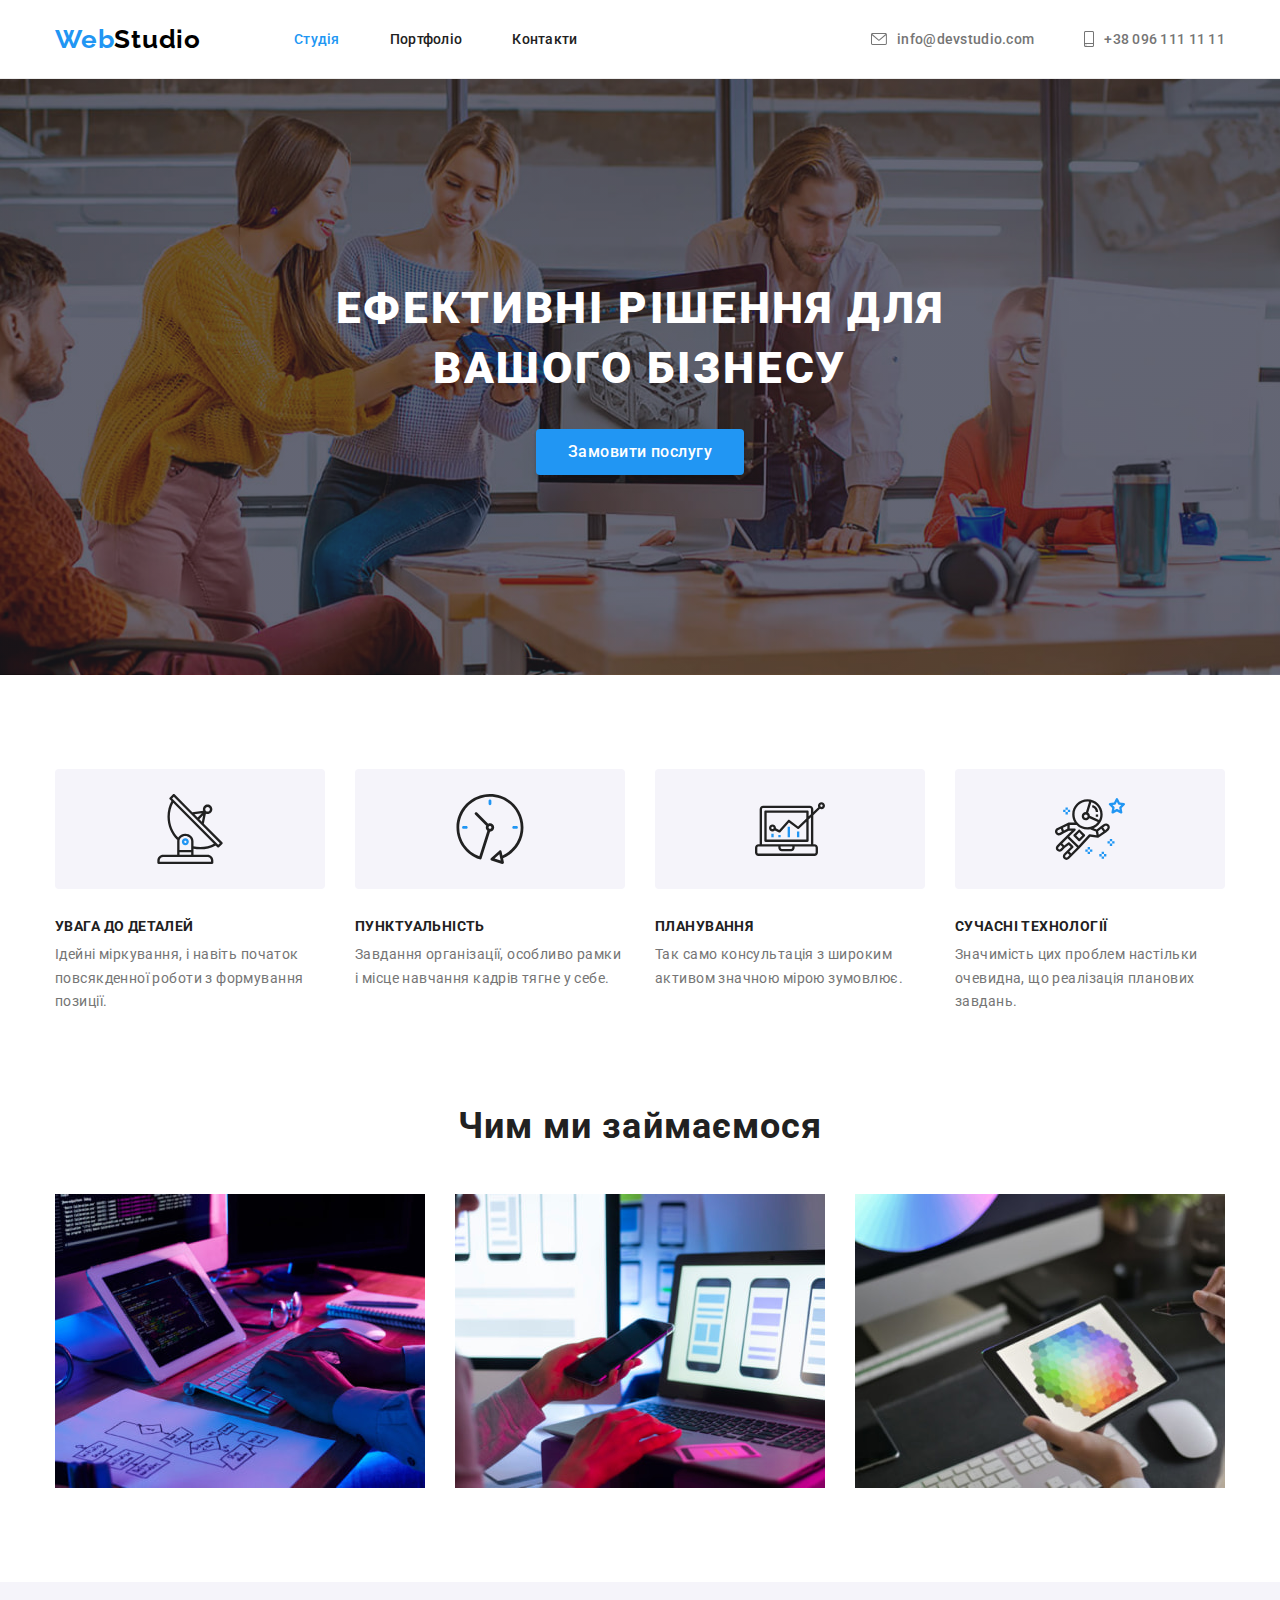
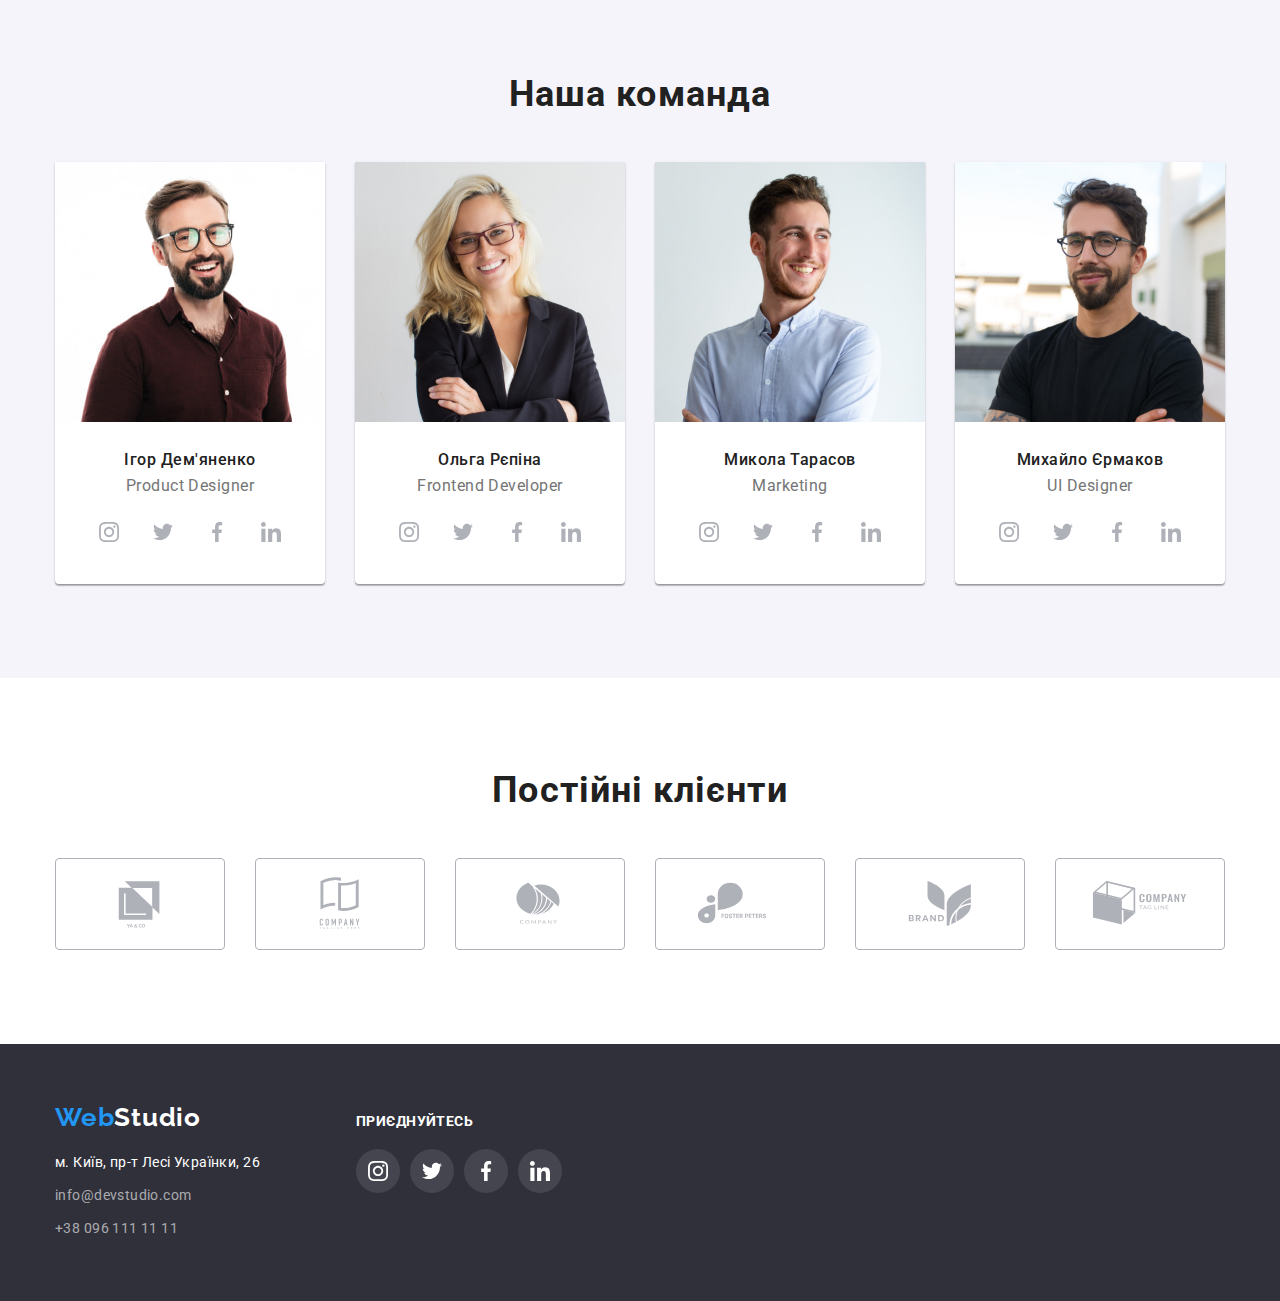
<file: index.html>
<!DOCTYPE html>
<html lang="uk">
<head>
    <meta charset="UTF-8">
    <meta name="viewport" content="width=device-width, initial-scale=1.0">
    <title>Головна сторінка студії</title>
    <link rel="preconnect" href="https://fonts.googleapis.com">
    <link rel="preconnect" href="https://fonts.gstatic.com" crossorigin>
    <link rel="stylesheet" href="https://cdn.jsdelivr.net/npm/modern-normalize@2.0.0/modern-normalize.min.css">
    <link
        href="https://fonts.googleapis.com/css2?family=Cookie&family=Montserrat:wght@400;700&family=Raleway:wght@700&family=Roboto:wght@400;500;700;900&display=swap"
        rel="stylesheet">
    <link rel="stylesheet" href="./css/styles.css">
</head>
<body>
    <header class="header">
       <div class="container nav-container">
          <nav class="navigation">
            <a class="logo" href="/">Web<span class="black-logo">Studio</span></a>
            <ul class="list nav-list">
                <li class="item"><a class="navigation-link active" href="./index.html">Студія</a></li>
                <li class="item"><a class="navigation-link" href="./portfolio.html">Портфоліо</a></li>
                <li class="item"><a class="navigation-link" href="#">Контакти</a></li>
            </ul>
          </nav>
           <ul class="list contact-nav">
                    <li class="item">
                        <a class="email" href="mailto:info@devstudio.com">
                            <svg class="contact-icon" width="16" height="12">
                               <use href="./img/sprite.svg#icon-envelope">
                               </use>
                            </svg> info@devstudio.com
                        </a>
                    </li>
                    <li class="item">
                        <a class="phone" href="tel:+380961111111">
                           <svg class="contact-icon" width="10" height="16">
                              <use href="./img/sprite.svg#icon-smartphone">
                              </use>
                            </svg> +38 096 111 11 11
                        </a>
                    </li>
            </ul>
       </div>
    </header>

    <main>
        <section class="section hero overlay">
            <div class="container">
                <h1 class="hero-title">Ефективні рішення для вашого бізнесу</h1>
                <button type="button" class="btn hero-btn">Замовити послугу</button>
            </div>
        </section>

        <section class="section features">
           <div class="container">
            <!-- Прихований заголовок -->
            <h2 class="visually-hidden">Особливості роботи</h2>
            <ul class="list">
                <li class="list-item">
                    <div class="background"><svg class="feature-item" width="70" height="70">
                        <use href="./img/sprite.svg#icon-antenna"></use>
                          </svg>
                    </div>
                    <h3 class="list-title">УВАГА ДО ДЕТАЛЕЙ</h3>
                    <p class="list-content">Ідейні міркування, і навіть початок повсякденної роботи з формування позиції.</p>
                </li>
                <li class="list-item">
                    <div class="background"><svg class="feature-item" width="70" height="70">
                            <use href="./img/sprite.svg#icon-clock"></use>
                        </svg>
                    </div>
                    <h3 class="list-title">ПУНКТУАЛЬНІСТЬ</h3>
                    <p class="list-content">Завдання організації, особливо рамки і місце навчання кадрів тягне у себе.</p>
                </li>
                <li class="list-item">
                    <div class="background"><svg class="feature-item" width="70" height="70">
                            <use href="./img/sprite.svg#icon-diagram"></use>
                        </svg>
                    </div>
                    <h3 class="list-title">ПЛАНУВАННЯ</h3>
                    <p class="list-content">Так само консультація з широким активом значною мірою зумовлює.</p>
                    
                </li>
                <li class="list-item">
                    <div class="background"><svg class="feature-item" width="70" height="70">
                        <use href="./img/sprite.svg#icon-astronaut"></use>
                        </svg>
                    </div>
                    <h3 class="list-title">СУЧАСНІ ТЕХНОЛОГІЇ</h3>
                    <p class="list-content">Значимість цих проблем настільки очевидна, що реалізація планових завдань.</p>
                </li>
            </ul>
           </div>
            </section>

            <section class="section activity">
               <div class="container">
                <h2 class="title">Чим ми займаємося</h2>
                <ul class="list">
                    <li class="activity-type"><img src="./img/activity/activity1.jpg" alt="Створення дизайнів" width="370" height="294">
                    </li>
                    <li class="activity-type"><img src="./img/activity/activity2.jpg" alt="Адаптивність під різні гаджети" width="370"
                            height="294"></li>
                    <li class="activity-type"><img src="./img/activity/activity3.jpg" alt="Підбір кольорів" width="370" height="294">
                    </li>
                </ul>
               </div>
            </section>
        

        <section class="section team">
          <div class="container">
            <h2 class="title">Наша команда</h2>
            <ul class="list">
                <li class="member">
                    <img src="./img/team/member1.jpg" alt="Фото Ігоря" width="270" height="260">
                   <div class="member-descr">
                    <h3 class="member-name">Ігор Дем'яненко</h3>
                    <p class="member-position">Product Designer</p>
                    <ul class="list social-list">
                        <li class="social-item">
                            <a class="social-link" href="" target="_blank" rel="noopener noreferrer" aria-label="іконка Instagram">
                                <svg class="social-icon" width="20" height="20">
                                    <use href="./img/sprite.svg#icon-instagram"></use>
                                </svg>
                            </a> 
                        </li>
                        <li class="social-item">
                            <a class="social-link" href="" target="_blank" rel="noopener noreferrer" aria-label="іконка Twitter">
                                <svg class="social-icon" width="20" height="20">
                                    <use href="./img/sprite.svg#icon-twitter"></use>
                                </svg>
                            </a>
                        </li>
                        <li class="social-item">
                            <a class="social-link" href="" target="_blank" rel="noopener noreferrer" aria-label="іконка Facebook">
                                <svg class="social-icon" width="20" height="20">
                                    <use href="./img/sprite.svg#icon-facebook"></use>
                                </svg>
                            </a>
                        </li>
                        <li class="social-item">
                            <a class="social-link" href="" target="_blank" rel="noopener noreferrer" aria-label="іконка Linkedin">
                                <svg class="social-icon" width="20" height="20">
                                    <use href="./img/sprite.svg#icon-linkedin"></use>
                                </svg>
                            </a>
                        </li>
                    </ul>
                   </div>
                </li>
                <li class="member">
                    <img src="./img/team/member2.jpg" alt="Фото Ольги" width="270" height="260">
                    <div class="member-descr">
                        <h3 class="member-name">Ольга Рєпіна</h3>
                        <p class="member-position">Frontend Developer</p>
                        <ul class="list social-list">
                            <li class="social-item">
                                <a class="social-link" href="" target="_blank" rel="noopener noreferrer" aria-label="іконка Instagram">
                                    <svg class="social-icon" width="20" height="20">
                                        <use href="./img/sprite.svg#icon-instagram"></use>
                                    </svg>
                                </a>
                            </li>
                            <li class="social-item">
                                <a class="social-link" href="" target="_blank" rel="noopener noreferrer" aria-label="іконка Twitter">
                                    <svg class="social-icon" width="20" height="20">
                                        <use href="./img/sprite.svg#icon-twitter"></use>
                                    </svg>
                                </a>
                            </li>
                            <li class="social-item">
                                <a class="social-link" href="" target="_blank" rel="noopener noreferrer" aria-label="іконка Facebook">
                                    <svg class="social-icon" width="20" height="20">
                                        <use href="./img/sprite.svg#icon-facebook"></use>
                                    </svg>
                                </a>
                            </li>
                            <li class="social-item">
                                <a class="social-link" href="" target="_blank" rel="noopener noreferrer" aria-label="іконка Linkedin">
                                    <svg class="social-icon" width="20" height="20">
                                        <use href="./img/sprite.svg#icon-linkedin"></use>
                                    </svg>
                                </a>
                            </li>
                        </ul>
                    </div>
                </li>
                <li class="member">
                    <img src="./img/team/member3.jpg" alt="Фото Миколи" width="270" height="260">
                    <div class="member-descr">
                        <h3 class="member-name">Микола Тарасов</h3>
                        <p class="member-position">Marketing</p>
                        <ul class="list social-list">
                            <li class="social-item">
                                <a class="social-link" href="" target="_blank" rel="noopener noreferrer" aria-label="іконка Instagram">
                                    <svg class="social-icon" width="20" height="20">
                                        <use href="./img/sprite.svg#icon-instagram"></use>
                                    </svg>
                                </a>
                            </li>
                            <li class="social-item">
                                <a class="social-link" href="" target="_blank" rel="noopener noreferrer" aria-label="іконка Twitter">
                                    <svg class="social-icon" width="20" height="20">
                                        <use href="./img/sprite.svg#icon-twitter"></use>
                                    </svg>
                                </a>
                            </li>
                            <li class="social-item">
                                <a class="social-link" href="" target="_blank" rel="noopener noreferrer" aria-label="іконка Facebook">
                                    <svg class="social-icon" width="20" height="20">
                                        <use href="./img/sprite.svg#icon-facebook"></use>
                                    </svg>
                                </a>
                            </li>
                            <li class="social-item">
                                <a class="social-link" href="" target="_blank" rel="noopener noreferrer" aria-label="іконка Linkedin">
                                    <svg class="social-icon" width="20" height="20">
                                        <use href="./img/sprite.svg#icon-linkedin"></use>
                                    </svg>
                                </a>
                            </li>
                        </ul>
                    </div>
                </li>
                <li class="member">
                    <img src="./img/team/member4.jpg" alt="Фото Михайла" width="270" height="260">
                    <div class="member-descr">
                        <h3 class="member-name">Михайло Єрмаков</h3>
                        <p class="member-position">UI Designer</p>
                        <ul class="list social-list">
                            <li class="social-item">
                                <a class="social-link" href="" target="_blank" rel="noopener noreferrer" aria-label="іконка Instagram">
                                    <svg class="social-icon" width="20" height="20">
                                        <use href="./img/sprite.svg#icon-instagram"></use>
                                    </svg>
                                </a>
                            </li>
                            <li class="social-item">
                                <a class="social-link" href="" target="_blank" rel="noopener noreferrer" aria-label="іконка Twitter">
                                    <svg class="social-icon" width="20" height="20">
                                        <use href="./img/sprite.svg#icon-twitter"></use>
                                    </svg>
                                </a>
                            </li>
                            <li class="social-item">
                                <a class="social-link" href="" target="_blank" rel="noopener noreferrer" aria-label="іконка Facebook">
                                    <svg class="social-icon" width="20" height="20">
                                        <use href="./img/sprite.svg#icon-facebook"></use>
                                    </svg>
                                </a>
                            </li>
                            <li class="social-item">
                                <a class="social-link" href="" target="_blank" rel="noopener noreferrer" aria-label="іконка Linkedin">
                                    <svg class="social-icon" width="20" height="20">
                                        <use href="./img/sprite.svg#icon-linkedin"></use>
                                    </svg>
                                </a>
                            </li>
                        </ul>
                    </div>
                </li>
            </ul>
          </div>
        </section>

        <section class="section clients">
            <div class="container">
                <h2 class="title">Постійні клієнти</h2>
                <ul class="client-list list">
                    <li class="client-item">
                        <a href="#" class="client-link">
                            <svg class="client-icon" width="106" height="60">
                                <use href="./img/sprite.svg#icon-logo-1"></use>
                            </svg>
                        </a>
                    </li>
                    <li class="client-item">
                        <a href="#" class="client-link">
                            <svg class="client-icon" width="106" height="60">
                                <use href="./img/sprite.svg#icon-logo-2"></use>
                            </svg>
                        </a>
                    </li>
                    <li class="client-item">
                        <a href="#" class="client-link">
                            <svg class="client-icon" width="106" height="60">
                                <use href="./img/sprite.svg#icon-logo-3"></use>
                            </svg>
                        </a>
                    </li>
                    <li class="client-item">
                        <a href="#" class="client-link">
                            <svg class="client-icon" width="106" height="60">
                                <use href="./img/sprite.svg#icon-logo-4"></use>
                            </svg>
                        </a>
                    </li>
                    <li class="client-item">
                        <a href="#" class="client-link">
                            <svg class="client-icon" width="106" height="60">
                                <use href="./img/sprite.svg#icon-logo-5"></use>
                            </svg>
                        </a>
                    </li>
                    <li class="client-item">
                        <a href="#" class="client-link">
                            <svg class="client-icon" width="106" height="60">
                                <use href="./img/sprite.svg#icon-logo-6"></use>
                            </svg>
                        </a>
                    </li>
                </ul>
            </div>
        </section>
    </main>

    <footer class="section footer">
      <div class="container">
        <div class="footer-address"> <a class="logo" href="/">Web<span class="white-logo">Studio</span></a>
        <address class="address">
            <p class="text-address">м. Київ, пр-т Лесі Українки, 26</p>
            <a class="footer-email" href="mailto:info@devstudio.com">info@devstudio.com</a>
            <a class="footer-phone" href="tel:+380961111111">+38 096 111 11 11</a>
        </address>
        </div>
        <div class="footer-cont">
            <h2 class="footer-title">Приєднуйтесь</h2>
        
            <ul class="list footer-list">
                <li class="footer-item">
                    <a class="footer-link" href="" target="_blank" rel="noopener noreferrer" aria-label="іконка Instagram">
                        <svg class="footer-icon" width="20" height="20">
                            <use href="./img/sprite.svg#icon-instagram"></use>
                        </svg>
                    </a>
                </li>
                <li class="footer-item">
                    <a class="footer-link" href="" target="_blank" rel="noopener noreferrer" aria-label="іконка Twitter">
                        <svg class="footer-icon" width="20" height="20">
                            <use href="./img/sprite.svg#icon-twitter"></use>
                        </svg>
                    </a>
                </li>
                <li class="footer-item">
                    <a class="footer-link" href="" target="_blank" rel="noopener noreferrer" aria-label="іконка Facebook">
                        <svg class="footer-icon" width="20" height="20">
                            <use href="./img/sprite.svg#icon-facebook"></use>
                        </svg>
                    </a>
                </li>
                <li class="footer-item">
                    <a class="footer-link" href="" target="_blank" rel="noopener noreferrer" aria-label="іконка Linkedin">
                        <svg class="footer-icon" width="20" height="20">
                            <use href="./img/sprite.svg#icon-linkedin"></use>
                        </svg>
                    </a>
                </li>
            </ul>
        </div>
       
      </div>
    </footer>

</body>
</html>
</file>
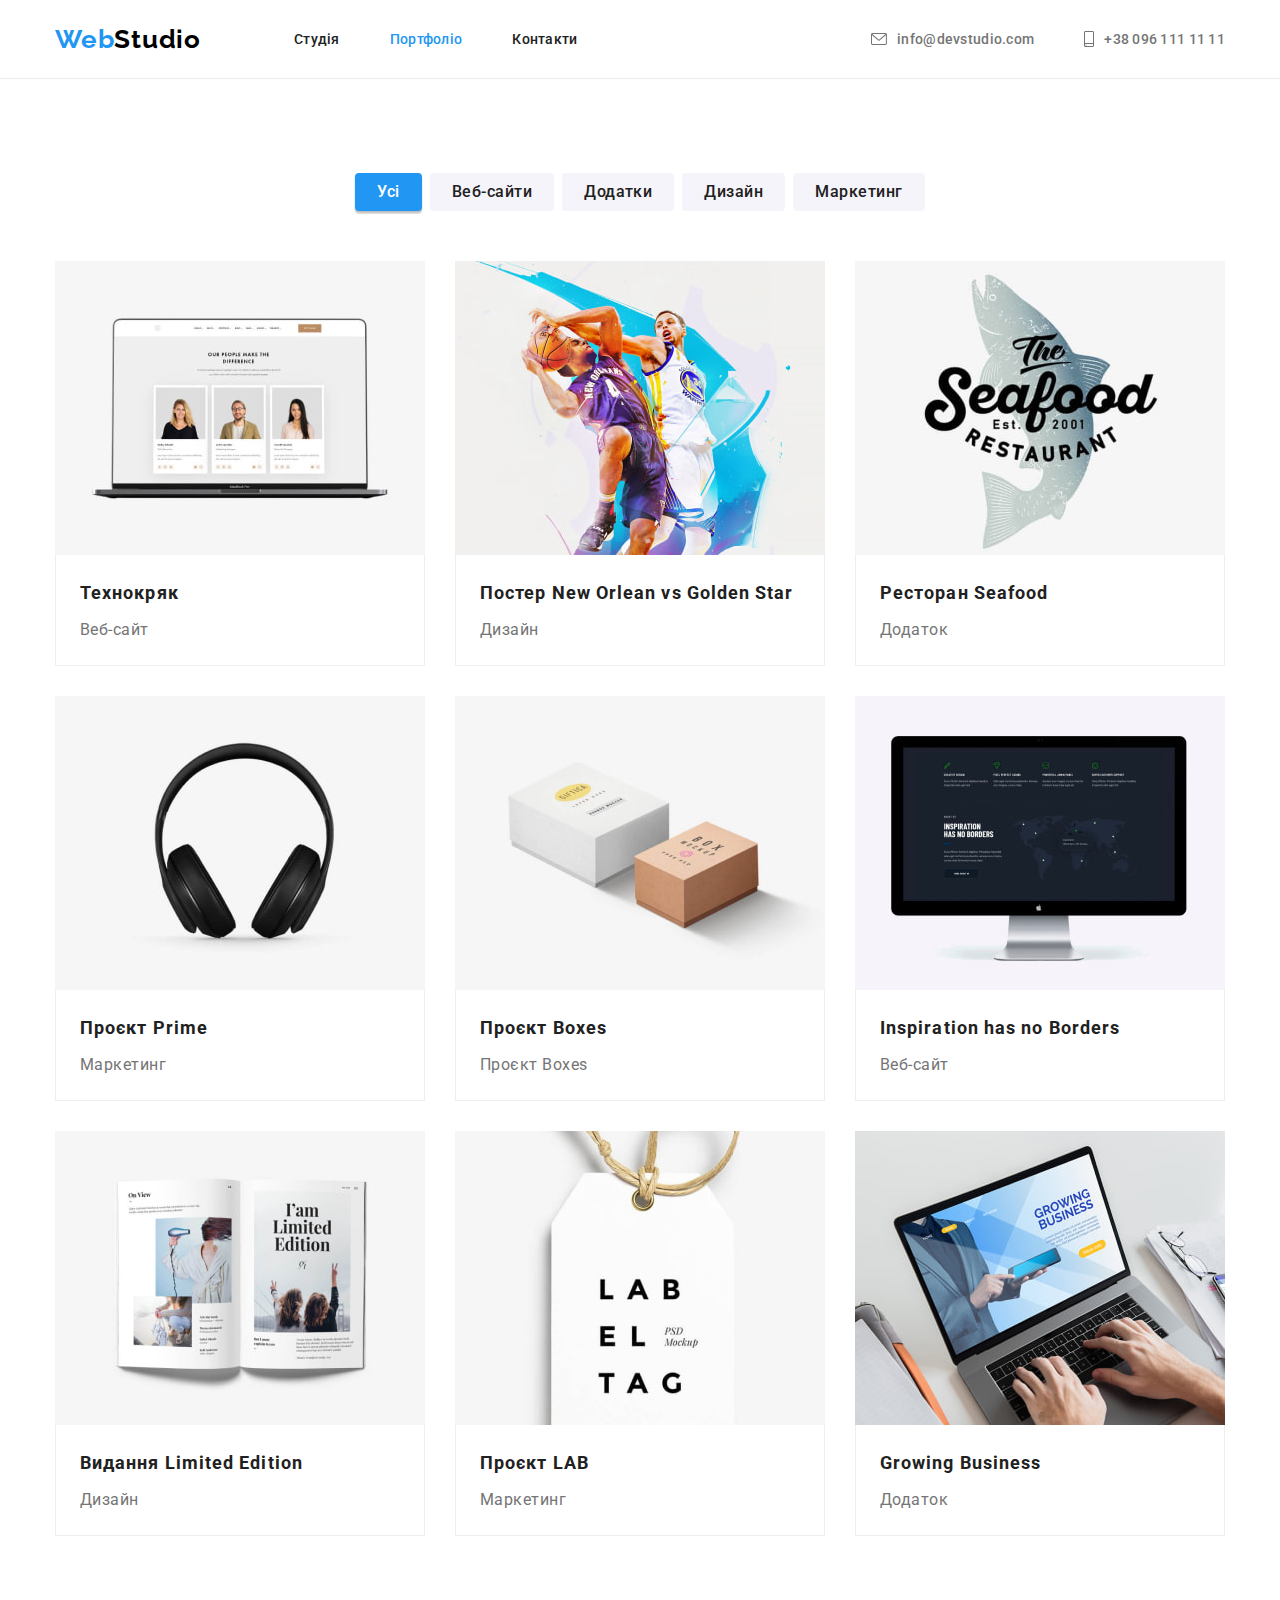
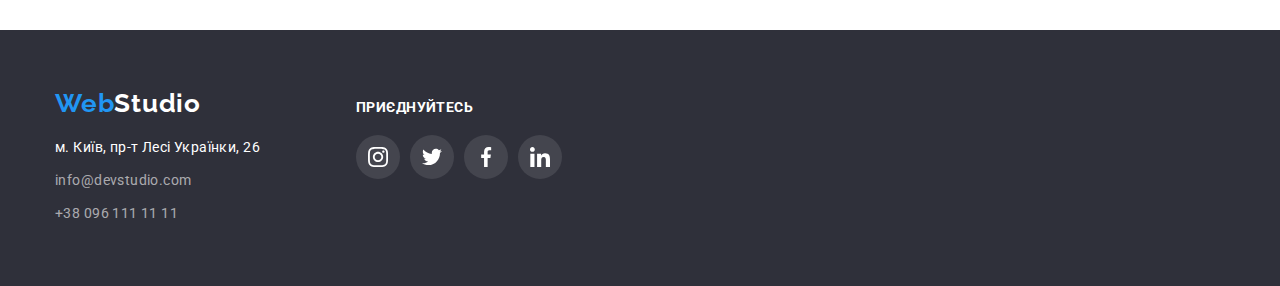
<file: portfolio.html>
<!DOCTYPE html>
<html lang="uk">
<head>
    <meta charset="UTF-8">
    <meta name="viewport" content="width=device-width, initial-scale=1.0">
    <title>Портфоліо</title>
    <link rel="preconnect" href="https://fonts.googleapis.com">
    <link rel="preconnect" href="https://fonts.gstatic.com" crossorigin>
    <link rel="stylesheet" href="https://cdn.jsdelivr.net/npm/modern-normalize@2.0.0/modern-normalize.min.css">
    <link
        href="https://fonts.googleapis.com/css2?family=Cookie&family=Montserrat:wght@400;700&family=Raleway:wght@700&family=Roboto:wght@400;500;700;900&display=swap"
        rel="stylesheet">
    <link rel="stylesheet" href="./css/styles.css">
</head>
<body>
    <header class="header">
        <div class="container nav-container">
            <nav class="navigation">
                <a class="logo" href="/">Web<span class="black-logo">Studio</span></a>
                <ul class="list nav-list">
                    <li class="item"><a class="navigation-link" href="./index.html">Студія</a></li>
                    <li class="item"><a class="navigation-link active" href="./portfolio.html">Портфоліо</a></li>
                    <li class="item"><a class="navigation-link" href="#">Контакти</a></li>
                </ul>
            </nav>
            <ul class="list contact-nav">
                <li class="item">
                    <a class="email" href="mailto:info@devstudio.com">
                        <svg class="contact-icon" width="16" height="12">
                            <use href="./img/sprite.svg#icon-envelope">
                            </use>
                        </svg> info@devstudio.com
                    </a>
                </li>
                <li class="item">
                    <a class="phone" href="tel:+380961111111">
                        <svg class="contact-icon" width="10" height="16">
                            <use href="./img/sprite.svg#icon-smartphone">
                            </use>
                        </svg> +38 096 111 11 11
                    </a>
                </li>
            </ul>
        </div>
    </header>

    <main>
        <section class="gallery section">
            <div class="container">
                <!-- Прихований заголовок -->
                <h1 class="visually-hidden">Галерея</h1>
                <ul class="filter list">
                    <li class="item"><button class="btn filter active" type="button" onclick="filterSelection('all')">Усі</button></li>
                    <li class="item"><button class="btn filter" type="button" onclick="filterSelection('websites')">Веб-сайти</button></li>
                    <li class="item"><button class="btn filter" type="button" onclick="filterSelection('apps')">Додатки</button></li>
                    <li class="item"><button class="btn filter" type="button" onclick="filterSelection('design')">Дизайн</button></li>
                    <li class="item"><button class="btn filter" type="button" onclick="filterSelection('marketing')">Маркетинг</button></li>
                </ul>
                <ul class="cards-set list">
                    <li class="filter-websites item">
                        <a class="cards-link" href="#"><img src="./img/gallery/techno.jpg" alt="Сайт" width="370">
                            <div class="card-bottom">
                                <h2 class="cards-title">Технокряк</h2>
                                <p class="cards-descr">Веб-сайт</p>
                            </div>
                        </a>
                    </li>
                    <li class="filter-design item">
                        <a class="cards-link" href="#"><img src="./img/gallery/poster.jpg" alt="Постер змагань" width="370">
                           <div class="card-bottom">
                            <h2 class="cards-title">Постер New Orlean vs Golden Star</h2>
                            <p class="cards-descr">Дизайн</p>
                           </div>
                        </a>
                    </li>
                    <li class="filter-apps item">
                        <a class="cards-link" href="#"><img src="./img/gallery/restaurant.jpg" alt="Емблема ресторану" width="370">
                            <div class="card-bottom">
                                <h2 class="cards-title">Ресторан Seafood</h2>
                                <p class="cards-descr">Додаток</p>
                            </div>
                        </a>
                    </li>
                    <li class="filter-marketing item">
                        <a class="cards-link" href="#"><img src="./img/gallery/prime.jpg" alt="Навушники" width="370">
                            <div class="card-bottom">
                                <h2 class="cards-title">Проєкт Prime</h2>
                                <p class="cards-descr">Маркетинг</p>
                            </div>
                        </a>
                    </li>
                    <li class="filter-apps item">
                        <a class="cards-link" href="#"><img src="./img/gallery/boxes.jpg" alt="Коробки" width="370">
                           <div class="card-bottom">
                            <h2 class="cards-title">Проєкт Boxes</h2>
                            <p class="cards-descr">Проєкт Boxes</p>
                           </div>
                        </a>
                    </li>
                    <li class="filter-websites item">
                        <a class="cards-link" href="#"><img src="./img/gallery/inspiration.jpg" alt="Сайт" width="370">
                            <div class="card-bottom">
                                <h2 class="cards-title">Inspiration has no Borders</h2>
                                <p class="cards-descr">Веб-сайт</p>
                            </div>
                        </a>
                    </li>
                    <li class="filter-design item">
                        <a class="cards-link" href="#"><img src="./img/gallery/limited.jpg" alt="Журнал" width="370">
                            <div class="card-bottom">
                                <h2 class="cards-title">Видання Limited Edition</h2>
                                <p class="cards-descr">Дизайн</p>
                            </div>
                        </a>
                    </li>
                    <li class="filter-marketing item">
                        <a class="cards-link" href="#"><img src="./img/gallery/lab.jpg" alt="Етикетка" width="370">
                           <div class="card-bottom">
                            <h2 class="cards-title">Проєкт LAB</h2>
                            <p class="cards-descr">Маркетинг</p>
                           </div>
                        </a>
                    </li>
                    <li class="filter-apps item">
                        <a class="cards-link" href="#"><img src="./img/gallery/growing.jpg" alt="Додаток на моніторі" width="370">
                            <div class="card-bottom">
                                <h2 class="cards-title">Growing Business</h2>
                                <p class="cards-descr">Додаток</p>
                            </div>
                        </a>
                    </li>
                
                </ul>
            </div>
        </section>

       
               
           
          
      



    </main>

<footer class="section footer">
    <div class="container">
        <div class="footer-address"> <a class="logo" href="/">Web<span class="white-logo">Studio</span></a>
            <address class="address">
                <p class="text-address">м. Київ, пр-т Лесі Українки, 26</p>
                <a class="footer-email" href="mailto:info@devstudio.com">info@devstudio.com</a>
                <a class="footer-phone" href="tel:+380961111111">+38 096 111 11 11</a>
            </address>
        </div>
        <div class="footer-cont">
            <h2 class="footer-title">Приєднуйтесь</h2>

            <ul class="list footer-list">
                <li class="footer-item">
                    <a class="footer-link" href="" target="_blank" rel="noopener noreferrer"
                        aria-label="іконка Instagram">
                        <svg class="footer-icon" width="20" height="20">
                            <use href="./img/sprite.svg#icon-instagram"></use>
                        </svg>
                    </a>
                </li>
                <li class="footer-item">
                    <a class="footer-link" href="" target="_blank" rel="noopener noreferrer"
                        aria-label="іконка Twitter">
                        <svg class="footer-icon" width="20" height="20">
                            <use href="./img/sprite.svg#icon-twitter"></use>
                        </svg>
                    </a>
                </li>
                <li class="footer-item">
                    <a class="footer-link" href="" target="_blank" rel="noopener noreferrer"
                        aria-label="іконка Facebook">
                        <svg class="footer-icon" width="20" height="20">
                            <use href="./img/sprite.svg#icon-facebook"></use>
                        </svg>
                    </a>
                </li>
                <li class="footer-item">
                    <a class="footer-link" href="" target="_blank" rel="noopener noreferrer"
                        aria-label="іконка Linkedin">
                        <svg class="footer-icon" width="20" height="20">
                            <use href="./img/sprite.svg#icon-linkedin"></use>
                        </svg>
                    </a>
                </li>
            </ul>
        </div>

    </div>
</footer>

    
</body>
</html>
</file>
<file: css/styles.css>
:root {
    --main-font: 'Roboto', sans-serif;
    --secondary-font: 'Raleway', sans-serif;
    
    /* text colors */
     
     --main-cl: #757575;
     --accent-cl: #2196F3;
     --white-cl: #FFFFFF;
     --title-cl: #212121;
     --txt-footer-cl: rgba(255, 255, 255, 0.60);
     --black-cl: #000000;
     --border-cl: #ECECEC;
     --icon-cl: rgba(175, 177, 184, 1);

     /* background colors */
     --dark-bg: #2F303A;
     --light-bg: #F5F4FA;
     --accent-bg: #2196F3;
     --hero-bg: #c4c4c4;
}





body {
    font-family: var(--main-font);
    color: var(--main-cl);
}

.container {
    width: 1200px;

    padding-left: 15px;
    padding-right: 15px;

    margin-left: auto;
    margin-right: auto;

}

h1,
h2, 
h3, 
h4, 
h5, 
h6, 
p {
    margin: 0;
}

img {
  display: block;
}

.section {
    padding-top: 94px;
    padding-bottom: 94px;
}

.btn {
    font-family: inherit;
    cursor: pointer;
}

.visually-hidden:not(:focus):not(:active) {
    clip-path: inset(50%);
    height: 1px;
    overflow: hidden;
    position: absolute;
    white-space: nowrap;
    width: 1px;
}
/* header styles */
.header {
    border-bottom: 1px solid var(--border-cl);
}

.nav-container {
    display: flex;
    align-items: center;
}

.navigation {
    display: flex;
    align-items: center;
}

.logo {
    margin-right: 93px;
    color: var(--accent-cl);
    
        font-family: var(--secondary-font);
        font-size: 26px;
        font-weight: 700;
        line-height: 1;
        letter-spacing: 0.78px;
        text-decoration: none;
}

.black-logo {
    color: var(--black-cl);
}

.white-logo {
    color: var(--white-cl);
}

.list {
        list-style: none;
        padding: 0;
        margin:0;
}

.nav-list {
    display: flex;
}

.nav-list .item:not(:last-child) {
    margin-right: 50px;
}



.navigation-link {
    display: block;
    padding-top: 32px;
    padding-bottom: 32px;
    color: var(--title-cl);
    
        font-size: 14px;
        font-weight: 500;
        line-height: 1;
        letter-spacing: 0.28px;
        text-decoration: none;
}

.navigation-link:hover,
.navigation-link:focus {
    color: var(--accent-cl);
}

.navigation .active {
    color: var(--accent-cl);
}

.contact-nav {
    display: flex;
    align-items: center;
    margin-left: auto;
}

.contact-nav .item + .item {
    margin-left: 50px;
}

.email, .phone, .footer-email, .footer-phone {
    text-decoration: none;
}

.email, .phone {
    display: flex;
    align-items: center;
    color:var(--main-cl);
        font-size: 14px;
        font-weight: 500;
        line-height: 1;
        letter-spacing: 0.28px;
}

.contact-icon {
    fill: rgba(117, 117, 117, 1);
    margin-right: 10px;
} 

/* .contact-icon:hover,
.contact-icon:focus {
    fill: var(--accent-cl);
} */

 .email:hover, 
 .email:focus, 
 .phone:hover,
 .phone:focus {
    color: var(--accent-cl);
}

.email:hover .contact-icon,
.email:focus .contact-icon,
.phone:hover .contact-icon,
.phone:focus .contact-icon {
    fill: var(--accent-cl);
}

/* secrion hero */
.hero {
    
    padding-top: 200px;
    padding-bottom: 200px;
}

.overlay {
    max-width: 1600px;
    margin-left: auto;
    margin-right: auto;
    background-color: var(--hero-bg);
    background-image: linear-gradient(to right, rgba(47, 48, 58, 0.4),
    rgba(47, 48, 58, 0.4)), url(../img/hero/overlay.jpg);
    background-repeat: no-repeat;
    background-position: center; 
}


.hero-title {
    margin: 0 auto;
    width: 696px;
    margin-bottom: 30px;
    color: var(--white-cl);
        text-align: center;
        font-size: 44px;
        font-weight: 900;
        line-height: 1.36;
        letter-spacing: 2.64px;
        text-transform: uppercase;
}


.hero-btn {
    display: block;
    padding: 10px 32px;
    margin: 0 auto;
   
    color: var(--white-cl);
    background-color: var(--accent-bg);
        text-align: center;
        font-size: 16px;
        font-weight: 500;
        line-height: 1.62;
        letter-spacing: 0.48px;
        border: none;
        border-radius: 4px;
        box-shadow: 0px 4px 4px 0px rgba(0, 0, 0, 0.15);
}



/* section features */

.features .list {
    display:flex
}


.list-item {
    width: 270px;
    margin-right: 30px;
}

.list-item:last-child {
    margin-right: 0;
}

.list-title {
    margin-bottom: 10px;
    color: var(--title-cl);

        font-size: 14px;
        font-weight: 700;
        line-height: 1;
        letter-spacing: 0.42px;
        text-transform: uppercase;
}

.list-item:last-child {
    margin-right: 0;
}

.list-content {
        font-size: 14px;
        line-height: 1.71;
        letter-spacing: 0.42px;
}

.background {
    display: flex;
    align-items: center;
    justify-content: center;
    width: 270px;
    height: 120px;
    border-radius: 4px;
    margin-bottom: 30px;
        background: var(--light-bg);
}

/* section activity + section team*/

.activity {
    padding-top: 0;
}

.title {
    margin-bottom: 50px;
    color: var(--title-cl);
        text-align: center;
        font-size: 36px;
        font-weight: 700;
        line-height: 1;
        letter-spacing: 1.08px;
}

.activity .list {
    display: flex;
    justify-content: center;
}

.activity-type {
    margin-right: 30px;
}

.activity-type:last-child {
    margin-right: 0;
}

.team {
    background-color: var(--light-bg);
}

.team .list {
    display: flex;
}

.member {
    width: 270px;
    margin-right: 30px;
    border-radius: 0px 0px 4px 4px;

    background: #FFF;
    box-shadow: 0px 2px 1px 0px rgba(0, 0, 0, 0.20), 0px 1px 1px 0px rgba(0, 0, 0, 0.14), 0px 1px 3px 0px rgba(0, 0, 0, 0.12);
}

.member:last-child {
    margin-right: 0;
}

 .member-descr {
    padding-top: 30px;
    padding-bottom: 30px;
 }
.member-name {
    margin-bottom: 10px;

    color: var(--title-cl);
        text-align: center;
        font-size: 16px;
        font-weight: 500;
        line-height: 1;
        letter-spacing: 0.48px;
}

.member-position {
    margin-bottom: 16px;

    color: var(--main-cl);
        text-align: center;
        font-size: 16px;
        line-height: 1;
        letter-spacing: 0.48px;
}

/* Social icons */

.social-list { 
    display: flex;
    justify-content: center;
    align-items: center;
}

.social-link {
    display: flex;
    align-items: center;
    justify-content: center;
    width: 44px;
    height: 44px;
    background-color: #FFF;
    border-radius: 50%;
}

.social-link:hover,
.social-link:focus {
   background-color: var(--accent-bg);
}
.social-item:not(:last-child) {
    margin-right: 10px;
}

.social-icon {
    fill: var(--icon-cl);
}

.social-link:hover .social-icon,
.social-link:focus .social-icon {
    fill: rgba(255, 255, 255, 1);
}

/* Clients section */

.client-list {
    display: flex;
    align-items: center;
    justify-content: center;
}

.client-link {
    display: flex;
    align-items: center;
    justify-content: center;

    width: 170px;
    height: 92px;
    border-radius: 4px;
    border: 1px solid #AFB1B8;
}

.client-item:not(:last-child) {
    margin-right: 30px;
}

.client-link:hover,
.client-link:focus {
    border-color: var(--accent-cl);
}

.client-icon {
    fill: var(--icon-cl);
}

.client-link:hover .client-icon,
.client-link:focus .client-icon {
    fill: var(--accent-cl);
}

/* Footer */ 
.footer {
    background-color: var(--dark-bg);
    padding-top: 60px;
    padding-bottom: 60px;
}

.footer > .container {
    display: flex;
    align-items: baseline;
}

.footer-address {
    margin-right: 70px;
}

.footer-title {
    
    color: var(--white-cl);
   
    margin-bottom: 20px;
        font-size: 14px;
        font-weight: 700;
        letter-spacing: 0.42px;
        text-transform: uppercase;
}

.footer .logo {
    margin-right: 0;
}

.footer-cont {
    display: block;
    align-items: center;
    justify-content: center;
}

.footer-list{
    display: flex;
    align-items: center;
    justify-content: center;
}

.footer-link {
    display: flex;
    align-items: center;
    justify-content: center;
    width: 44px;
    height: 44px;
    border-radius: 50%;
    background-color: rgba(255, 255, 255, 0.10);
}

.footer-link:hover,
.footer-link:focus {
    background-color: var(--accent-bg);
}

.footer-icon {
    fill: var(--white-cl) ;
}

.footer-item:not(:last-child) {
    margin-right: 10px;
}
.address {
    margin-top: 20px;
    display: block;
    color: var(--white-cl);
        font-size: 14px;
        font-style: normal;
        line-height: 1.71;
        letter-spacing: 0.42px;

}

.text-address {
    width: 231px;
    margin-bottom: 9px;
}

.footer-email {
    margin-bottom: 9px;
}

.footer-email, .footer-phone {
    display: block;
    color: var(--txt-footer-cl);
}

.footer-email:hover,
.footer-email:focus,
.footer-phone:hover,
.footer-phone:focus {
    color: var(--accent-cl);
    font-size: 14px;
    font-weight: 500;
    line-height: 1;
    letter-spacing: 0.28px;
}

/* Portfolio section */
.filter.list {
    display: flex;
        align-items: center;
        justify-content: center;
        margin-bottom: 50px;
}


.filter .item {
    margin-right: 8px;
}

.filter .item:last-child {
    margin-right: 0;
}

.gallery .btn {
    border-radius: 4px;
    padding: 6px 22px;
    flex-shrink: 0;
    border: none;
       
    color: var(--title-cl);
    background-color: var(--light-bg);
        text-align: center;
        font-size: 16px;
        font-weight: 500;
        line-height: 1.62;
        letter-spacing: 0.48px;
}

.btn.active {
    color: var(--white-cl);
    background-color:var(--accent-bg) ; 
    box-shadow: 0px 2px 2px 0px rgba(0, 0, 0, 0.12), 0px 1px 2px 0px rgba(0, 0, 0, 0.08), 0px 3px 1px 0px rgba(0, 0, 0, 0.10);
}

.btn.filter:hover,
.btn.filter:focus {
    color: var(--white-cl);
    background-color: var(--accent-bg);
    box-shadow: 0px 2px 2px 0px rgba(0, 0, 0, 0.12), 0px 1px 2px 0px rgba(0, 0, 0, 0.08), 0px 3px 1px 0px rgba(0, 0, 0, 0.10);
}

.cards-set {
    display: flex;
    flex-wrap: wrap;
    gap: 30px;
}

.cards-set>.item {
    flex-basis: calc((100% - 60px) / 3);
}

.card-bottom{
    padding: 20px 24px;
   border-bottom: 1px solid #EEE;;
   border-right: 1px solid #EEE;;
   border-left: 1px solid #EEE;;
}

.cards-title {
    margin-bottom: 4px;
    color: var(--title-cl);
        font-size: 18px;
        line-height: 2;
        letter-spacing: 1.08px;
}

.cards-descr {

    color: var(--main-cl);
        font-size: 16px;
        line-height: 1.87;
        letter-spacing: 0.48px;
}

.cards-link {
    text-decoration: none;
}

.item > .cards-link:hover,
.item > .cards-link:focus {
        box-shadow: 1px 4px 6px 0px rgba(0, 0, 0, 0.16), 0px 4px 4px 0px rgba(0, 0, 0, 0.06), 0px 1px 1px 0px rgba(0, 0, 0, 0.12);
}
</file>
